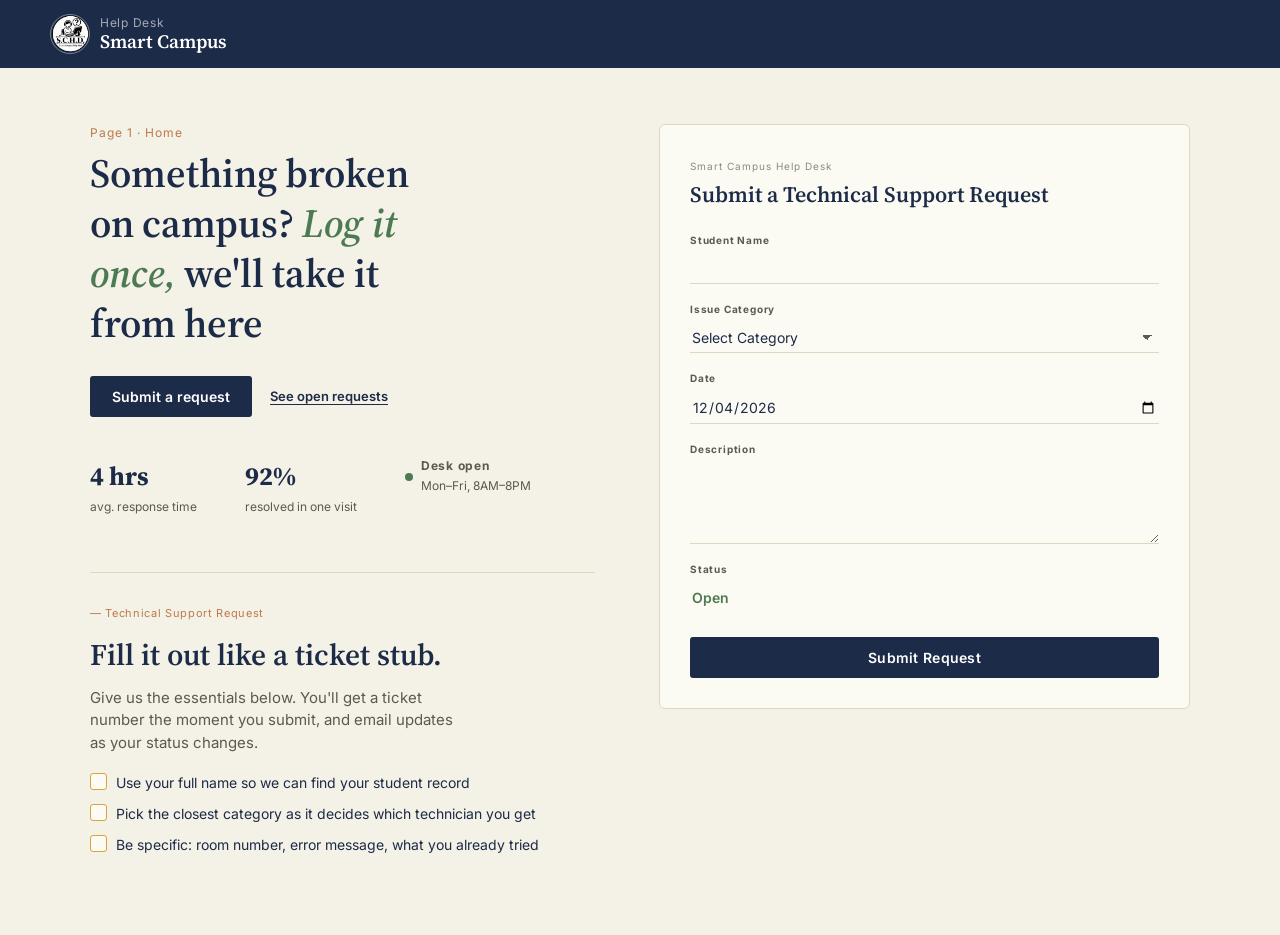
<file: index.html>
<!DOCTYPE html>
<html lang="en">
<head>
    <meta charset="UTF-8">
    <meta name="viewport" content="width=device-width, initial-scale=1.0">
    <title>Smart Campus Help Desk</title>
    <link rel="preconnect" href="https://fonts.googleapis.com">
    <link href="https://fonts.googleapis.com/css2?family=Source+Serif+4:ital,wght@0,500;0,600;0,700;1,500;1,600&family=Inter:wght@400;500;600;700&display=swap" rel="stylesheet">
    <link rel="stylesheet" href="css/home.css">
</head>
<body>
    <!-- Navigation -->
    <nav class="navbar">
        <div class="navbar-inner">
            <div class="brand">
                <img src="images/SCHD-logo.png" alt="SCHD-logo" class="brand-mark">
                <div class="brand-text">
                    <span class="brand-eyebrow">Help Desk</span>
                    <span class="brand-name">Smart Campus</span>
                </div>
            </div>
        </div>
    </nav>

    <!-- Main Content -->
    <main>
        <div class="layout">
            <div class="layout-info">
                <section class="hero">
                    <p class="hero-kicker">Page 1 · Home</p>
                    <h2 class="hero-title">Something broken on campus? <em>Log it once,</em> we'll take it from here</h2>

                    <div class="hero-actions">
                        <button class="btn btn-primary">Submit a request</button>
                        <a href="#" class="link-underline">See open requests</a>
                    </div>

                    <div class="stats-row">
                        <div class="stat">
                            <strong>4 hrs</strong>
                            <span>avg. response time</span>
                        </div>
                        <div class="stat">
                            <strong>92%</strong>
                            <span>resolved in one visit</span>
                        </div>
                        <div class="stat stat-status">
                            <span class="status-dot"></span>
                            <div class="stat-status-text">
                                <span class="status-label">Desk open</span>
                                <span>Mon&ndash;Fri, 8AM&ndash;8PM</span>
                            </div>
                        </div>
                    </div>
                </section>

                <section class="intro">
                    <p class="section-tag">&mdash; Technical Support Request</p>
                    <h3 class="intro-title">Fill it out like a ticket stub.</h3>
                    <p class="intro-copy">Give us the essentials below. You'll get a ticket number the moment you submit, and email updates as your status changes.</p>

                    <ul class="checklist">
                        <li>Use your full name so we can find your student record</li>
                        <li>Pick the closest category as it decides which technician you get</li>
                        <li>Be specific: room number, error message, what you already tried</li>
                    </ul>
                </section>
            </div>

            <!-- Form -->
            <section class="ticket-card">
                <p class="ticket-eyebrow">Smart Campus Help Desk</p>
                <h2 class="ticket-title">Submit a Technical Support Request</h2>

                <form class="ticket-form">
                    <div class="field">
                        <label for="student-name">Student Name</label>
                        <input type="text" id="student-name" name="student-name">
                    </div>

                    <div class="field">
                        <label for="issue-category">Issue Category</label>
                        <select id="issue-category" name="issue-category">
                            <option>Select Category</option>
                        </select>
                    </div>

                    <div class="field">
                        <label for="date">Date</label>
                        <input type="date" id="date" name="date" value="">
                    </div>

                    <div class="field">
                        <label for="description">Description</label>
                        <textarea id="description" name="description" rows="4" cols="50"></textarea>
                    </div>

                    <div class="field">
                        <label for="status">Status</label>
                        <input type="text" id="status" name="status" value="Open" readonly>
                    </div>

                    <button type="submit" class="btn btn-primary btn-submit">Submit Request</button>
                </form>
            </section>
        </div>
    </main>

    <script>
        // Default the request date to today
        document.getElementById('date').valueAsDate = new Date();
    </script>
</body>
</html>
</file>
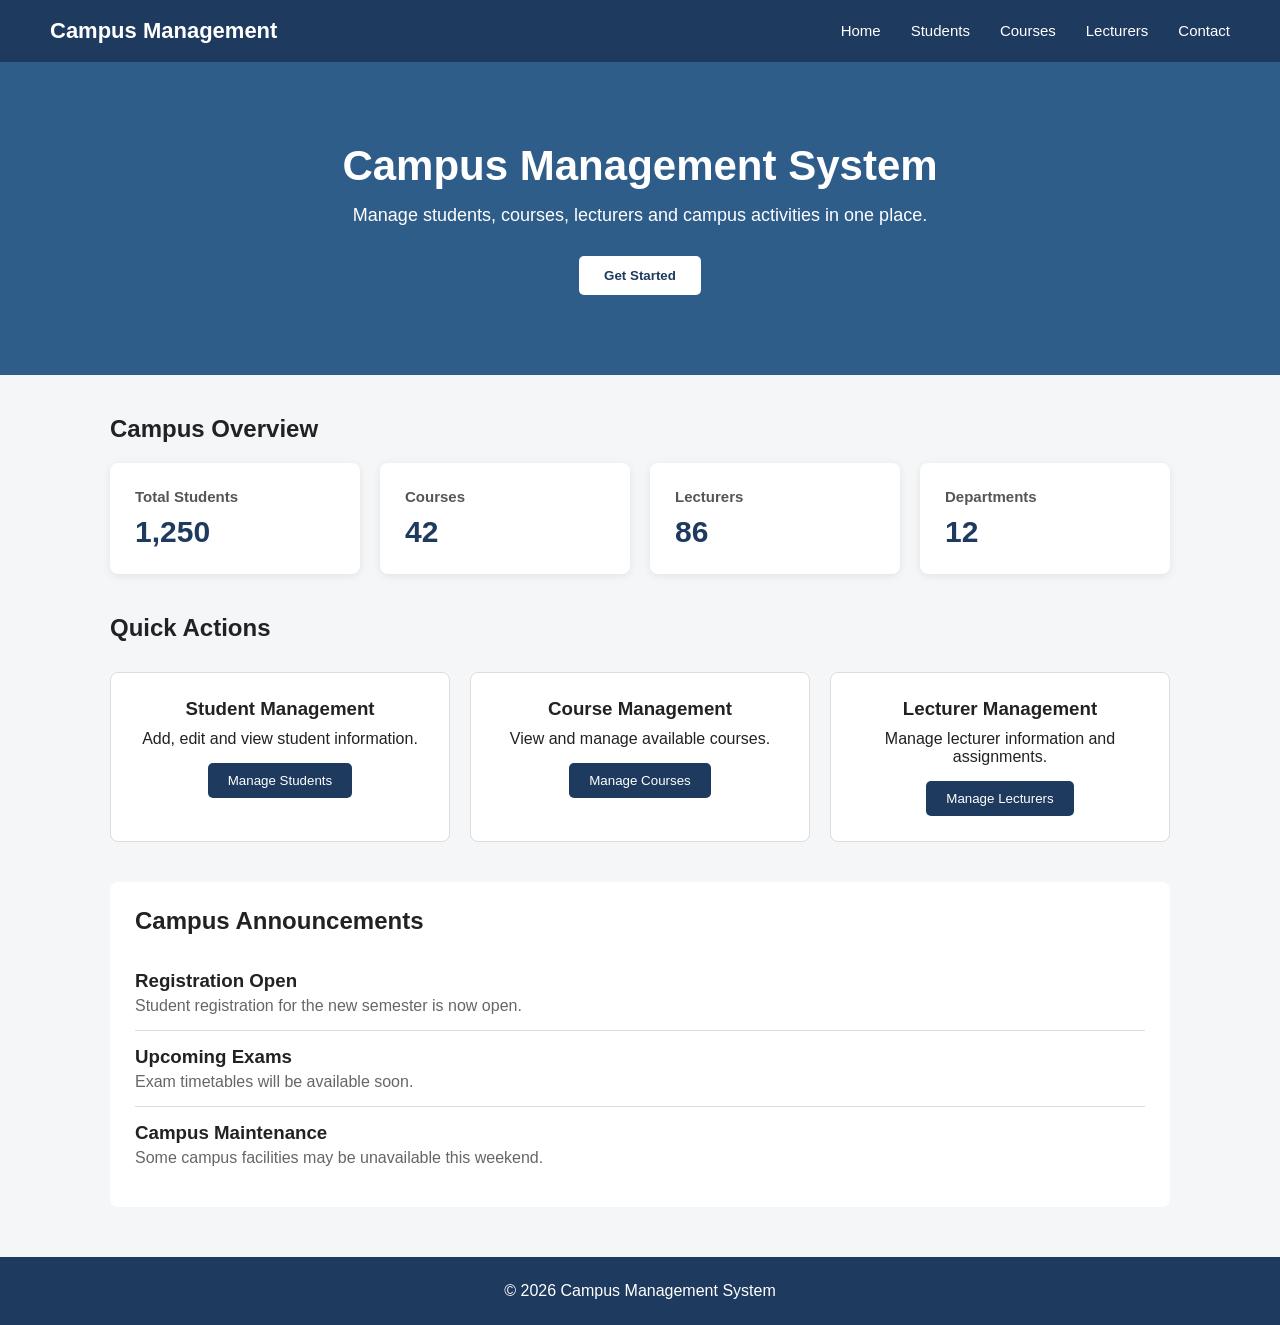
<file: testPage.html>
<!DOCTYPE html>
<html lang="en">
<head>
    <meta charset="UTF-8">
    <meta name="viewport" content="width=device-width, initial-scale=1.0">
    <title>Campus Management System</title>

    <style>
        * {
            margin: 0;
            padding: 0;
            box-sizing: border-box;
            font-family: Arial, sans-serif;
        }

        body {
            background: #f4f6f8;
            color: #222;
        }

        /* Navbar */
        nav {
            background: #1e3a5f;
            color: white;
            padding: 18px 50px;
            display: flex;
            justify-content: space-between;
            align-items: center;
        }

        .logo {
            font-size: 22px;
            font-weight: bold;
        }

        nav ul {
            list-style: none;
            display: flex;
            gap: 30px;
        }

        nav a {
            color: white;
            text-decoration: none;
            font-size: 15px;
        }

        nav a:hover {
            text-decoration: underline;
        }

        /* Hero */
        .hero {
            background: #2f5d8a;
            color: white;
            padding: 80px 50px;
            text-align: center;
        }

        .hero h1 {
            font-size: 42px;
            margin-bottom: 15px;
        }

        .hero p {
            font-size: 18px;
            margin-bottom: 30px;
        }

        .hero button {
            padding: 12px 25px;
            border: none;
            border-radius: 5px;
            background: white;
            color: #1e3a5f;
            font-weight: bold;
            cursor: pointer;
        }

        .hero button:hover {
            background: #e8edf2;
        }

        /* Dashboard Cards */
        .container {
            max-width: 1100px;
            margin: 40px auto;
            padding: 0 20px;
        }

        .section-title {
            margin-bottom: 20px;
            font-size: 24px;
        }

        .mt-40 {
            margin-top: 40px;
        }

        .cards {
            display: grid;
            grid-template-columns: repeat(4, 1fr);
            gap: 20px;
        }

        .card {
            background: white;
            padding: 25px;
            border-radius: 8px;
            box-shadow: 0 2px 8px rgba(0,0,0,0.08);
        }

        .card h3 {
            color: #555;
            margin-bottom: 10px;
            font-size: 15px;
        }

        .card p {
            font-size: 30px;
            font-weight: bold;
            color: #1e3a5f;
        }

        /* Quick Actions */
        .actions {
            display: grid;
            grid-template-columns: repeat(3, 1fr);
            gap: 20px;
            margin-top: 30px;
        }

        .action {
            background: white;
            padding: 25px;
            border-radius: 8px;
            text-align: center;
            border: 1px solid #ddd;
        }

        .action h3 {
            margin-bottom: 10px;
        }

        .action button {
            margin-top: 15px;
            padding: 10px 20px;
            border: none;
            border-radius: 5px;
            background: #1e3a5f;
            color: white;
            cursor: pointer;
        }

        .action button:hover {
            background: #2f5d8a;
        }

        /* Announcements */
        .announcements {
            margin-top: 40px;
            background: white;
            padding: 25px;
            border-radius: 8px;
        }

        .announcement {
            padding: 15px 0;
            border-bottom: 1px solid #ddd;
        }

        .announcement:last-child {
            border-bottom: none;
        }

        .announcement h3 {
            margin-bottom: 5px;
        }

        .announcement p {
            color: #666;
        }

        /* Footer */
        footer {
            margin-top: 50px;
            background: #1e3a5f;
            color: white;
            text-align: center;
            padding: 25px;
        }

        @media (max-width: 800px) {
            .cards {
                grid-template-columns: repeat(2, 1fr);
            }

            .actions {
                grid-template-columns: 1fr;
            }

            nav {
                padding: 18px 20px;
            }

            nav ul {
                gap: 15px;
            }
        }
    </style>
</head>

<body>

    <!-- Navigation -->
    <nav>
        <div class="logo">Campus Management</div>

        <ul>
            <li><a href="#">Home</a></li>
            <li><a href="#">Students</a></li>
            <li><a href="#">Courses</a></li>
            <li><a href="#">Lecturers</a></li>
            <li><a href="#">Contact</a></li>
        </ul>
    </nav>

    <!-- Hero Section -->
    <section class="hero">
        <h1>Campus Management System</h1>
        <p>Manage students, courses, lecturers and campus activities in one place.</p>

        <button onclick="alert('Welcome to the Campus Management System!')">
            Get Started
        </button>
    </section>

    <!-- Dashboard -->
    <div class="container">

        <h2 class="section-title">Campus Overview</h2>

        <div class="cards">

            <div class="card">
                <h3>Total Students</h3>
                <p>1,250</p>
            </div>

            <div class="card">
                <h3>Courses</h3>
                <p>42</p>
            </div>

            <div class="card">
                <h3>Lecturers</h3>
                <p>86</p>
            </div>

            <div class="card">
                <h3>Departments</h3>
                <p>12</p>
            </div>

        </div>

        <!-- Quick Actions -->
        <h2 class="section-title mt-40">
            Quick Actions
        </h2>

        <div class="actions">

            <div class="action">
                <h3>Student Management</h3>
                <p>Add, edit and view student information.</p>
                <button onclick="alert('Student Management')">
                    Manage Students
                </button>
            </div>

            <div class="action">
                <h3>Course Management</h3>
                <p>View and manage available courses.</p>
                <button onclick="alert('Course Management')">
                    Manage Courses
                </button>
            </div>

            <div class="action">
                <h3>Lecturer Management</h3>
                <p>Manage lecturer information and assignments.</p>
                <button onclick="alert('Lecturer Management')">
                    Manage Lecturers
                </button>
            </div>

        </div>

        <!-- Announcements -->
        <div class="announcements">

            <h2 class="section-title">Campus Announcements</h2>

            <div class="announcement">
                <h3>Registration Open</h3>
                <p>Student registration for the new semester is now open.</p>
            </div>

            <div class="announcement">
                <h3>Upcoming Exams</h3>
                <p>Exam timetables will be available soon.</p>
            </div>

            <div class="announcement">
                <h3>Campus Maintenance</h3>
                <p>Some campus facilities may be unavailable this weekend.</p>
            </div>

        </div>

    </div>

    <!-- Footer -->
    <footer>
        <p>&copy; 2026 Campus Management System</p>
    </footer>

</body>
</html>
</file>
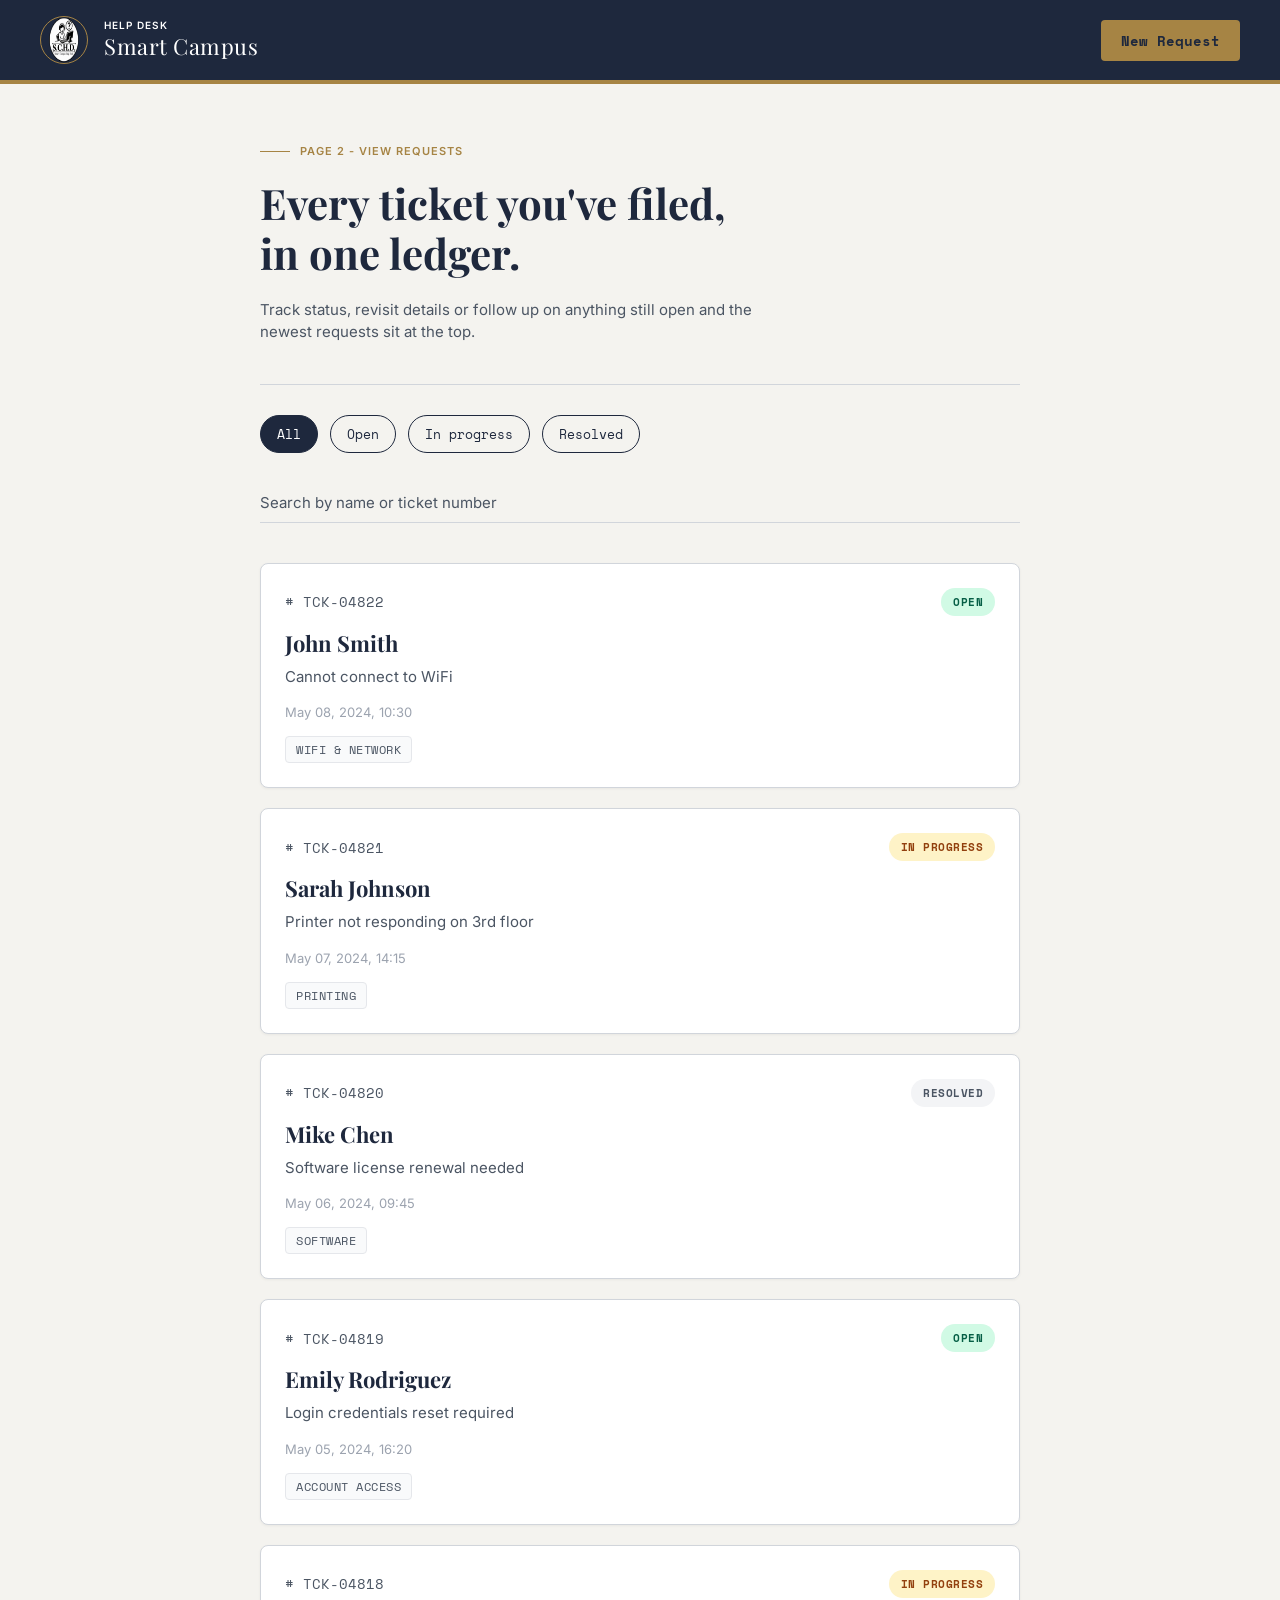
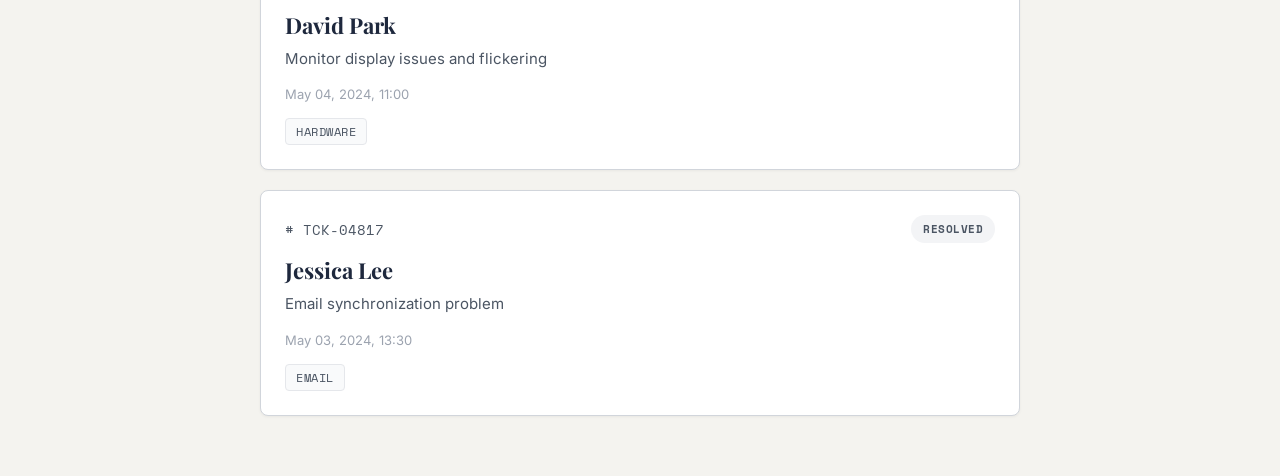
<file: view_requests.html>
<!DOCTYPE html>
<html lang="en">
<head>
    <meta charset="UTF-8">
    <meta name="viewport" content="width=device-width, initial-scale=1.0">
    <title>View Requests - Smart Campus Help Desk</title>
    <!-- Use Google Fonts for better approximation of the mockup -->
    <link href="https://fonts.googleapis.com/css2?family=Playfair+Display:wght@700&family=Inter:wght@400;500;600&family=Space+Mono&display=swap" rel="stylesheet">
    <link rel="stylesheet" href="css/view_requests.css">
</head>
<body>

    <!-- App Shell: Global Navigation -->
    <nav class="navbar">
        <div class="brand">
            <img class="logo-mark" src="images/SCHD-logo.png" alt="SC Logo">
            <div class="brand-text">
                <span class="eyebrow">HELP DESK</span>
                <span class="title">Smart Campus</span>
            </div>
        </div>
        <button class="btn-gold">New Request</button>
    </nav>

    <!-- Global Layout -->
    <main>
        <!-- Page Header Section -->
        <header class="page-header">
            <div class="page-eyebrow">PAGE 2 - VIEW REQUESTS</div>
            <h1 class="page-title">Every ticket you've filed,<br>in one ledger.</h1>
            <p class="page-desc">Track status, revisit details or follow up on anything still open and the newest requests sit at the top.</p>
        </header>

        <!-- Filter Controls -->
        <section class="controls-section">
            <div class="filter-pills" id="status-filters">
                <button class="pill active" data-status="all">All</button>
                <button class="pill" data-status="open">Open</button>
                <button class="pill" data-status="in-progress">In progress</button>
                <button class="pill" data-status="resolved">Resolved</button>
            </div>

            <div class="search-container">
                <input type="text"
                       id="search-input"
                       class="search-input"
                       placeholder="Search by name or ticket number"
                       autocomplete="off">
            </div>
        </section>

        <!-- Developer B's List Container -->
        <div id="tickets-container">
            <p><strong>[Developer B's Scope]</strong></p>
            <p>List container will render here based on current state:</p>
            <p class="debug-output">
                Status: <span id="debug-status">all</span> | 
                Search: "<span id="debug-search"></span>"
            </p>
        </div>
    </main>

    <!-- State Orchestration Script -->
    <script>
        // Sample ticket data
        const sampleTickets = [
            {
                id: 1,
                number: 'TCK-04822',
                submitterName: 'John Smith',
                description: 'Cannot connect to WiFi',
                category: 'WiFi & Network',
                status: 'open',
                date: 'May 08, 2024, 10:30'
            },
            {
                id: 2,
                number: 'TCK-04821',
                submitterName: 'Sarah Johnson',
                description: 'Printer not responding on 3rd floor',
                category: 'Printing',
                status: 'in-progress',
                date: 'May 07, 2024, 14:15'
            },
            {
                id: 3,
                number: 'TCK-04820',
                submitterName: 'Mike Chen',
                description: 'Software license renewal needed',
                category: 'Software',
                status: 'resolved',
                date: 'May 06, 2024, 09:45'
            },
            {
                id: 4,
                number: 'TCK-04819',
                submitterName: 'Emily Rodriguez',
                description: 'Login credentials reset required',
                category: 'Account Access',
                status: 'open',
                date: 'May 05, 2024, 16:20'
            },
            {
                id: 5,
                number: 'TCK-04818',
                submitterName: 'David Park',
                description: 'Monitor display issues and flickering',
                category: 'Hardware',
                status: 'in-progress',
                date: 'May 04, 2024, 11:00'
            },
            {
                id: 6,
                number: 'TCK-04817',
                submitterName: 'Jessica Lee',
                description: 'Email synchronization problem',
                category: 'Email',
                status: 'resolved',
                date: 'May 03, 2024, 13:30'
            }
        ];

        document.addEventListener('DOMContentLoaded', () => {
            // State
            let state = {
                status: 'all',
                search: ''
            };

            // DOM Elements
            const filterContainer = document.getElementById('status-filters');
            const filterPills = filterContainer.querySelectorAll('.pill');
            const searchInput = document.getElementById('search-input');
            const ticketsContainer = document.getElementById('tickets-container');

            // Filter and search tickets
            const getFilteredTickets = () => {
                let filtered = sampleTickets;

                // Filter by status
                if (state.status !== 'all') {
                    filtered = filtered.filter(t => t.status === state.status);
                }

                // Filter by search term
                if (state.search.trim() !== '') {
                    const searchTerm = state.search.toLowerCase();
                    filtered = filtered.filter(t =>
                        t.number.toLowerCase().includes(searchTerm) ||
                        t.submitterName.toLowerCase().includes(searchTerm)
                    );
                }

                return filtered;
            };

            // Render tickets
            const renderTickets = () => {
                const filteredTickets = getFilteredTickets();

                if (filteredTickets.length === 0) {
                    ticketsContainer.innerHTML = `
                            <div class="no-results">
                                <div class="no-results-title">No tickets found</div>
                                <p>Try adjusting your filters or search term</p>
                            </div>
                        `;
                    return;
                }

                const ticketsHTML = filteredTickets.map(ticket => `
                        <div class="ticket-card">
                            <div class="ticket-header">
                                <span class="ticket-number"># ${ticket.number}</span>
                                <span class="ticket-status-badge ${ticket.status}">${ticket.status === 'in-progress' ? 'In Progress' : ticket.status.charAt(0).toUpperCase() + ticket.status.slice(1)}</span>
                            </div>
                            <div class="ticket-submitter">${ticket.submitterName}</div>
                            <div class="ticket-description">${ticket.description}</div>
                            <div class="ticket-date">${ticket.date}</div>
                            <div class="ticket-meta">
                                <div class="ticket-category">${ticket.category}</div>
                            </div>
                        </div>
                    `).join('');

                ticketsContainer.innerHTML = `<div class="tickets-list">${ticketsHTML}</div>`;
            };

            // Initialize state from URL params
            const initFromUrl = () => {
                const params = new URLSearchParams(window.location.search);
                const urlStatus = params.get('status');
                const urlSearch = params.get('search');

                if (urlStatus && ['all', 'open', 'in-progress', 'resolved'].includes(urlStatus)) {
                    state.status = urlStatus;
                }

                if (urlSearch) {
                    state.search = urlSearch;
                    searchInput.value = urlSearch;
                }

                updateUI();
                renderTickets();
            };

            // Sync state to URL params
            const syncToUrl = () => {
                const params = new URLSearchParams(window.location.search);

                if (state.status !== 'all') {
                    params.set('status', state.status);
                } else {
                    params.delete('status');
                }

                if (state.search.trim() !== '') {
                    params.set('search', state.search);
                } else {
                    params.delete('search');
                }

                const newUrl = `${window.location.pathname}${params.toString() ? '?' + params.toString() : ''}`;
                window.history.replaceState({}, '', newUrl);
            };

            // Update local UI (Pills)
            const updateUI = () => {
                filterPills.forEach(pill => {
                    if (pill.dataset.status === state.status) {
                        pill.classList.add('active');
                    } else {
                        pill.classList.remove('active');
                    }
                });
            };

            // Status Filter Click Handler
            filterContainer.addEventListener('click', (e) => {
                if (e.target.classList.contains('pill')) {
                    state.status = e.target.dataset.status;
                    updateUI();
                    syncToUrl();
                    renderTickets();
                }
            });

            // Search Input Handler (with Debounce)
            let debounceTimer;
            searchInput.addEventListener('input', (e) => {
                clearTimeout(debounceTimer);
                debounceTimer = setTimeout(() => {
                    state.search = e.target.value;
                    syncToUrl();
                    renderTickets();
                }, 300); // 300ms debounce
            });

            // Run initialization
            initFromUrl();
        });
    </script>
</body>
</html>
</file>
<file: css/home.css>
/* ===================================================================
   Smart Campus Help Desk — tokens
   =================================================================== */
:root {
  --navy-900: #1c2b47;
  --navy-800: #24365a;
  --cream-100: #f4f1e6;
  --cream-000: #fbfaf3;
  --card-border: #ded7c2;
  --gold-500: #d6a53c;
  --gold-600: #c1922c;
  --green-600: #4c7a52;
  --terracotta-500: #bd7a4b;
  --ink-900: #1c2b47;
  --ink-600: #5b5a4f;
  --ink-400: #8b8a7c;

  --font-serif: "Source Serif 4", Georgia, serif;
  --font-sans: "Inter", -apple-system, BlinkMacSystemFont, "Segoe UI", sans-serif;

  --radius-sm: 3px;
  --radius-md: 6px;
  --max-width: 420px;
  --max-width-desktop: 1180px;
}

* { box-sizing: border-box; }

body {
  margin: 0;
  background: var(--cream-100);
  color: var(--ink-900);
  font-family: var(--font-sans);
  line-height: 1.5;
  -webkit-font-smoothing: antialiased;
}

main {
  max-width: var(--max-width);
  margin: 0 auto;
  padding: 0 20px 48px;
}

.layout {
  display: flex;
  flex-direction: column;
}

/* ===================================================================
   Nav
   =================================================================== */
.navbar {
  display: flex;
  align-items: center;
  justify-content: space-between;
  gap: 12px;
  padding: 14px 20px;
  background: var(--navy-900);
}

.navbar-inner {
  width: 100%;
  max-width: var(--max-width-desktop);
  margin: 0 auto;
  display: flex;
  align-items: center;
  justify-content: space-between;
}

.brand {
  display: flex;
  align-items: center;
  gap: 10px;
}

.brand-mark {
  width: 40px;
  height: 40px;
  border-radius: 50%;
  border: 1px solid rgba(255, 255, 255, 0.4);
  object-fit: cover;
}

.brand-text {
  display: flex;
  flex-direction: column;
  line-height: 1.25;
}

.brand-eyebrow {
  font-size: 12px;
  letter-spacing: 0.06em;
  color: rgba(255, 255, 255, 0.6);
}

.brand-name {
  font-family: var(--font-serif);
  font-weight: 600;
  font-size: 19px;
  color: #fff;
}

/* ===================================================================
   Buttons & links
   =================================================================== */
.btn {
  border: none;
  border-radius: var(--radius-sm);
  font-family: var(--font-sans);
  font-weight: 600;
  font-size: 13px;
  padding: 10px 18px;
  cursor: pointer;
  transition: filter 0.15s ease;
}

.btn:hover { filter: brightness(1.06); }
.btn:focus-visible { outline: 2px solid var(--gold-500); outline-offset: 2px; }

.btn-accent {
  background: var(--gold-500);
  color: var(--navy-900);
}

.btn-primary {
  background: var(--navy-900);
  color: #fff;
}

.btn-submit {
  width: 100%;
  padding: 13px 18px;
  font-size: 14px;
  letter-spacing: 0.02em;
}

.link-underline {
  color: var(--navy-900);
  font-weight: 600;
  font-size: 13px;
  text-decoration: underline;
  text-underline-offset: 3px;
  align-self: center;
}

/* ===================================================================
   Hero
   =================================================================== */
.hero { padding-top: 28px; }

.hero-kicker {
  margin: 0 0 6px;
  font-size: 11px;
  letter-spacing: 0.08em;
  color: var(--terracotta-500);
}

.hero-title {
  font-family: var(--font-serif);
  font-weight: 600;
  font-size: 26px;
  line-height: 1.25;
  color: var(--navy-900);
  margin: 0 0 20px;
}

.hero-title em {
  font-style: italic;
  color: var(--green-600);
}

.hero-actions {
  display: flex;
  align-items: center;
  gap: 18px;
  margin-bottom: 26px;
}

.stats-row {
  display: flex;
  align-items: flex-start;
  gap: 26px;
  flex-wrap: wrap;
}

.stat {
  display: flex;
  flex-direction: column;
  gap: 2px;
}

.stat strong {
  font-family: var(--font-serif);
  font-size: 20px;
  color: var(--navy-900);
}

.stat span {
  font-size: 11px;
  color: var(--ink-600);
}

.stat-status {
  flex-direction: row;
  align-items: center;
  gap: 8px;
}

.status-dot {
  width: 8px;
  height: 8px;
  border-radius: 50%;
  background: var(--green-600);
  flex: none;
  margin-top: 2px;
}

.stat-status-text {
  display: flex;
  flex-direction: column;
  gap: 2px;
}

.status-label {
  font-size: 10px;
  font-weight: 700;
  letter-spacing: 0.06em;
  color: var(--ink-900);
}

/* ===================================================================
   Intro / checklist
   =================================================================== */
.intro {
  margin-top: 34px;
  padding-top: 20px;
  border-top: 1px solid var(--card-border);
}

.section-tag {
  margin: 0 0 10px;
  font-size: 11px;
  letter-spacing: 0.06em;
  color: var(--terracotta-500);
}

.intro-title {
  font-family: var(--font-serif);
  font-weight: 600;
  font-size: 24px;
  color: var(--navy-900);
  margin: 0 0 10px;
}

.intro-copy {
  font-size: 14px;
  color: var(--ink-600);
  margin: 0 0 18px;
  max-width: 34ch;
}

.checklist {
  list-style: none;
  margin: 0;
  padding: 0;
  display: flex;
  flex-direction: column;
  gap: 10px;
}

.checklist li {
  position: relative;
  padding-left: 26px;
  font-size: 13px;
  color: var(--ink-900);
}

.checklist li::before {
  content: "";
  position: absolute;
  left: 0;
  top: 1px;
  width: 15px;
  height: 15px;
  border: 1.5px solid var(--gold-500);
  border-radius: 3px;
  background: var(--cream-000);
}

/* ===================================================================
   Ticket card / form
   =================================================================== */
.ticket-card {
  margin-top: 30px;
  background: var(--cream-000);
  border: 1px solid var(--card-border);
  border-radius: var(--radius-md);
  padding: 26px 22px 24px;
}

.ticket-eyebrow {
  margin: 0 0 4px;
  font-size: 10px;
  letter-spacing: 0.1em;
  color: var(--ink-400);
}

.ticket-title {
  font-family: var(--font-serif);
  font-weight: 600;
  font-size: 20px;
  color: var(--navy-900);
  margin: 0 0 22px;
}

.ticket-form {
  display: flex;
  flex-direction: column;
  gap: 18px;
}

.field {
  display: flex;
  flex-direction: column;
  gap: 6px;
}

.field label {
  font-size: 10px;
  font-weight: 700;
  letter-spacing: 0.08em;
  color: var(--ink-600);
}

.field input,
.field select,
.field textarea {
  font-family: var(--font-sans);
  font-size: 14px;
  color: var(--ink-900);
  background: transparent;
  border: none;
  border-bottom: 1px solid var(--card-border);
  padding: 6px 2px;
  border-radius: 0;
  resize: vertical;
}

.field input:focus,
.field select:focus,
.field textarea:focus {
  outline: none;
  border-bottom-color: var(--navy-900);
}

.field input[readonly] {
  color: var(--green-600);
  font-weight: 600;
  border-bottom-color: transparent;
}

.field select {
  appearance: none;
  background-image: linear-gradient(45deg, transparent 50%, var(--ink-600) 50%),
                     linear-gradient(135deg, var(--ink-600) 50%, transparent 50%);
  background-position: calc(100% - 12px) 12px, calc(100% - 7px) 12px;
  background-size: 5px 5px, 5px 5px;
  background-repeat: no-repeat;
}

.ticket-form .btn-submit {
  margin-top: 6px;
}

/* ===================================================================
   Small screens
   =================================================================== */
@media (max-width: 380px) {
  .hero-title { font-size: 22px; }
  .stats-row { gap: 18px; }
}

/* ===================================================================
   Desktop (900px+): two-column layout — info left, ticket card
   pinned right, everything sized up for the wider canvas.
   =================================================================== */
@media (min-width: 900px) {
  main {
    max-width: var(--max-width-desktop);
    padding: 0 40px 80px;
  }

  .layout {
    flex-direction: row;
    align-items: flex-start;
    gap: 64px;
    margin-top: 12px;
  }

  .layout-info {
    flex: 1 1 auto;
    min-width: 0;
  }

  .hero { padding-top: 44px; }

  .hero-kicker { font-size: 12px; }

  .hero-title {
    font-size: 40px;
    max-width: 16ch;
    margin-bottom: 28px;
  }

  .hero-actions { margin-bottom: 40px; }

  .btn { font-size: 14px; padding: 12px 22px; }

  .stats-row { gap: 48px; }

  .stat strong { font-size: 26px; }
  .stat span { font-size: 12px; }

  .intro { margin-top: 56px; padding-top: 32px; }

  .intro-title { font-size: 30px; }

  .intro-copy { font-size: 15px; max-width: 42ch; }

  .checklist { max-width: 46ch; }
  .checklist li { font-size: 14px; }

  .ticket-card {
    flex: 0 0 380px;
    position: sticky;
    top: 32px;
    margin-top: 44px;
    padding: 34px 30px 30px;
  }

  .ticket-title { font-size: 22px; }
}

@media (min-width: 1300px) {
  .hero-title { font-size: 46px; }
  .ticket-card { flex-basis: 420px; }
}
</file>
<file: css/view_requests.css>
:root {
            --bg-color: #f4f3ef;
            --primary-dark: #1e283d;
            --accent-gold: #a68444;
            --text-dark: #111827;
            --text-muted: #4b5563;
            --border-color: #d1d5db;
            
            --font-heading: 'Playfair Display', Georgia, serif;
            --font-body: 'Inter', sans-serif;
            --font-mono: 'Space Mono', monospace;
        }

        * {
            margin: 0;
            padding: 0;
            box-sizing: border-box;
        }

        body {
            background-color: var(--bg-color);
            color: var(--text-dark);
            font-family: var(--font-body);
            -webkit-font-smoothing: antialiased;
        }

        /* Navbar */
        .navbar {
            background-color: var(--primary-dark);
            padding: 16px 40px;
            display: flex;
            justify-content: space-between;
            align-items: center;
            color: white;
            border-bottom: 4px solid var(--accent-gold);
        }

        .brand {
            display: flex;
            align-items: center;
            gap: 16px;
        }

        .logo-mark {
            width: 48px;
            height: 48px;
            border-radius: 50%;
            border: 1px solid var(--accent-gold);
            display: flex;
            align-items: center;
            justify-content: center;
            color: var(--accent-gold);
            font-family: var(--font-heading);
            font-size: 20px;
        }

        .brand-text {
            display: flex;
            flex-direction: column;
        }

        .brand-text .eyebrow {
            font-size: 10px;
            text-transform: uppercase;
            letter-spacing: 1px;
            font-weight: 600;
        }

        .brand-text .title {
            font-family: var(--font-heading);
            font-size: 22px;
            letter-spacing: 0.5px;
        }

        .btn-gold {
            background-color: var(--accent-gold);
            color: var(--primary-dark);
            border: none;
            padding: 10px 20px;
            border-radius: 4px;
            font-family: var(--font-mono);
            font-weight: 600;
            font-size: 14px;
            cursor: pointer;
            transition: opacity 0.2s;
        }

        .btn-gold:hover {
            opacity: 0.9;
        }

        /* Main Content */
        main {
            max-width: 800px;
            margin: 0 auto;
            padding: 60px 20px;
        }

        /* Page Header */
        .page-header {
            margin-bottom: 40px;
        }

        .page-eyebrow {
            display: flex;
            align-items: center;
            gap: 10px;
            font-size: 11px;
            font-weight: 600;
            color: var(--accent-gold);
            text-transform: uppercase;
            letter-spacing: 1px;
            margin-bottom: 20px;
        }

        .page-eyebrow::before {
            content: '';
            display: block;
            width: 30px;
            height: 1px;
            background-color: var(--accent-gold);
        }

        .page-title {
            font-family: var(--font-heading);
            font-size: 42px;
            line-height: 1.2;
            color: var(--primary-dark);
            margin-bottom: 20px;
            max-width: 600px;
        }

        .page-desc {
            font-size: 15px;
            line-height: 1.5;
            color: var(--text-muted);
            max-width: 500px;
        }

        /* Controls Section */
        .controls-section {
            margin-bottom: 40px;
        }

        /* Filter Pills */
        .filter-pills {
            display: flex;
            gap: 12px;
            margin-bottom: 30px;
            border-top: 1px solid var(--border-color);
            padding-top: 30px;
        }

        .pill {
            background: transparent;
            border: 1px solid var(--primary-dark);
            color: var(--primary-dark);
            padding: 8px 16px;
            border-radius: 20px;
            font-family: var(--font-mono);
            font-size: 13px;
            cursor: pointer;
            transition: all 0.2s;
        }

        .pill:hover {
            background-color: rgba(30, 40, 61, 0.05);
        }

        .pill.active {
            background-color: var(--primary-dark);
            color: white;
        }

        /* Search Bar */
        .search-container {
            position: relative;
        }

        .search-input {
            width: 100%;
            background: transparent;
            border: none;
            border-bottom: 1px solid var(--border-color);
            padding: 10px 0;
            font-size: 15px;
            font-family: var(--font-body);
            color: var(--text-dark);
            outline: none;
            transition: border-color 0.2s;
        }

        .search-input::placeholder {
            color: var(--text-muted);
        }

        .search-input:focus {
            border-bottom-color: var(--primary-dark);
        }

        /* Tickets List */
        .tickets-list {
            display: flex;
            flex-direction: column;
            gap: 20px;
        }

        .ticket-card {
            background-color: white;
            border: 1px solid var(--border-color);
            border-radius: 8px;
            padding: 24px;
            box-shadow: 0 1px 3px rgba(0,0,0,0.05);
            text-align: left;
            color: var(--text-dark);
            transition: box-shadow 0.2s;
        }

        .ticket-card:hover {
            box-shadow: 0 4px 12px rgba(0,0,0,0.1);
        }

        .ticket-header {
            display: flex;
            justify-content: space-between;
            align-items: center;
            margin-bottom: 12px;
        }

        .ticket-number {
            font-family: var(--font-mono);
            font-size: 14px;
            color: var(--text-muted);
        }

        .ticket-status-badge {
            font-family: var(--font-mono);
            font-size: 11px;
            font-weight: 700;
            padding: 6px 12px;
            border-radius: 20px;
            text-transform: uppercase;
            letter-spacing: 0.5px;
        }

        .ticket-status-badge.open {
            background-color: #d1fae5;
            color: #065f46;
        }

        .ticket-status-badge.in-progress {
            background-color: #fef3c7;
            color: #92400e;
        }

        .ticket-status-badge.resolved {
            background-color: #f3f4f6;
            color: #4b5563;
        }

        .ticket-submitter {
            font-family: var(--font-heading);
            font-size: 22px;
            font-weight: 700;
            color: var(--primary-dark);
            margin-bottom: 8px;
        }

        .ticket-description {
            font-size: 15px;
            color: var(--text-muted);
            margin-bottom: 16px;
            line-height: 1.5;
        }

        .ticket-date {
            font-size: 13px;
            color: #9ca3af;
            margin-bottom: 16px;
        }

        .ticket-meta {
            display: flex;
            align-items: center;
        }

        .ticket-category {
            font-family: var(--font-mono);
            font-size: 12px;
            color: var(--text-muted);
            text-transform: uppercase;
            letter-spacing: 0.5px;
            background-color: #f9fafb;
            padding: 4px 10px;
            border-radius: 4px;
            border: 1px solid #e5e7eb;
        }

        .no-results {
            text-align: center;
            padding: 60px 20px;
            color: var(--text-muted);
        }

        .no-results-title {
            font-family: var(--font-heading);
            font-size: 24px;
            color: var(--primary-dark);
            margin-bottom: 10px;
        }
</file>
